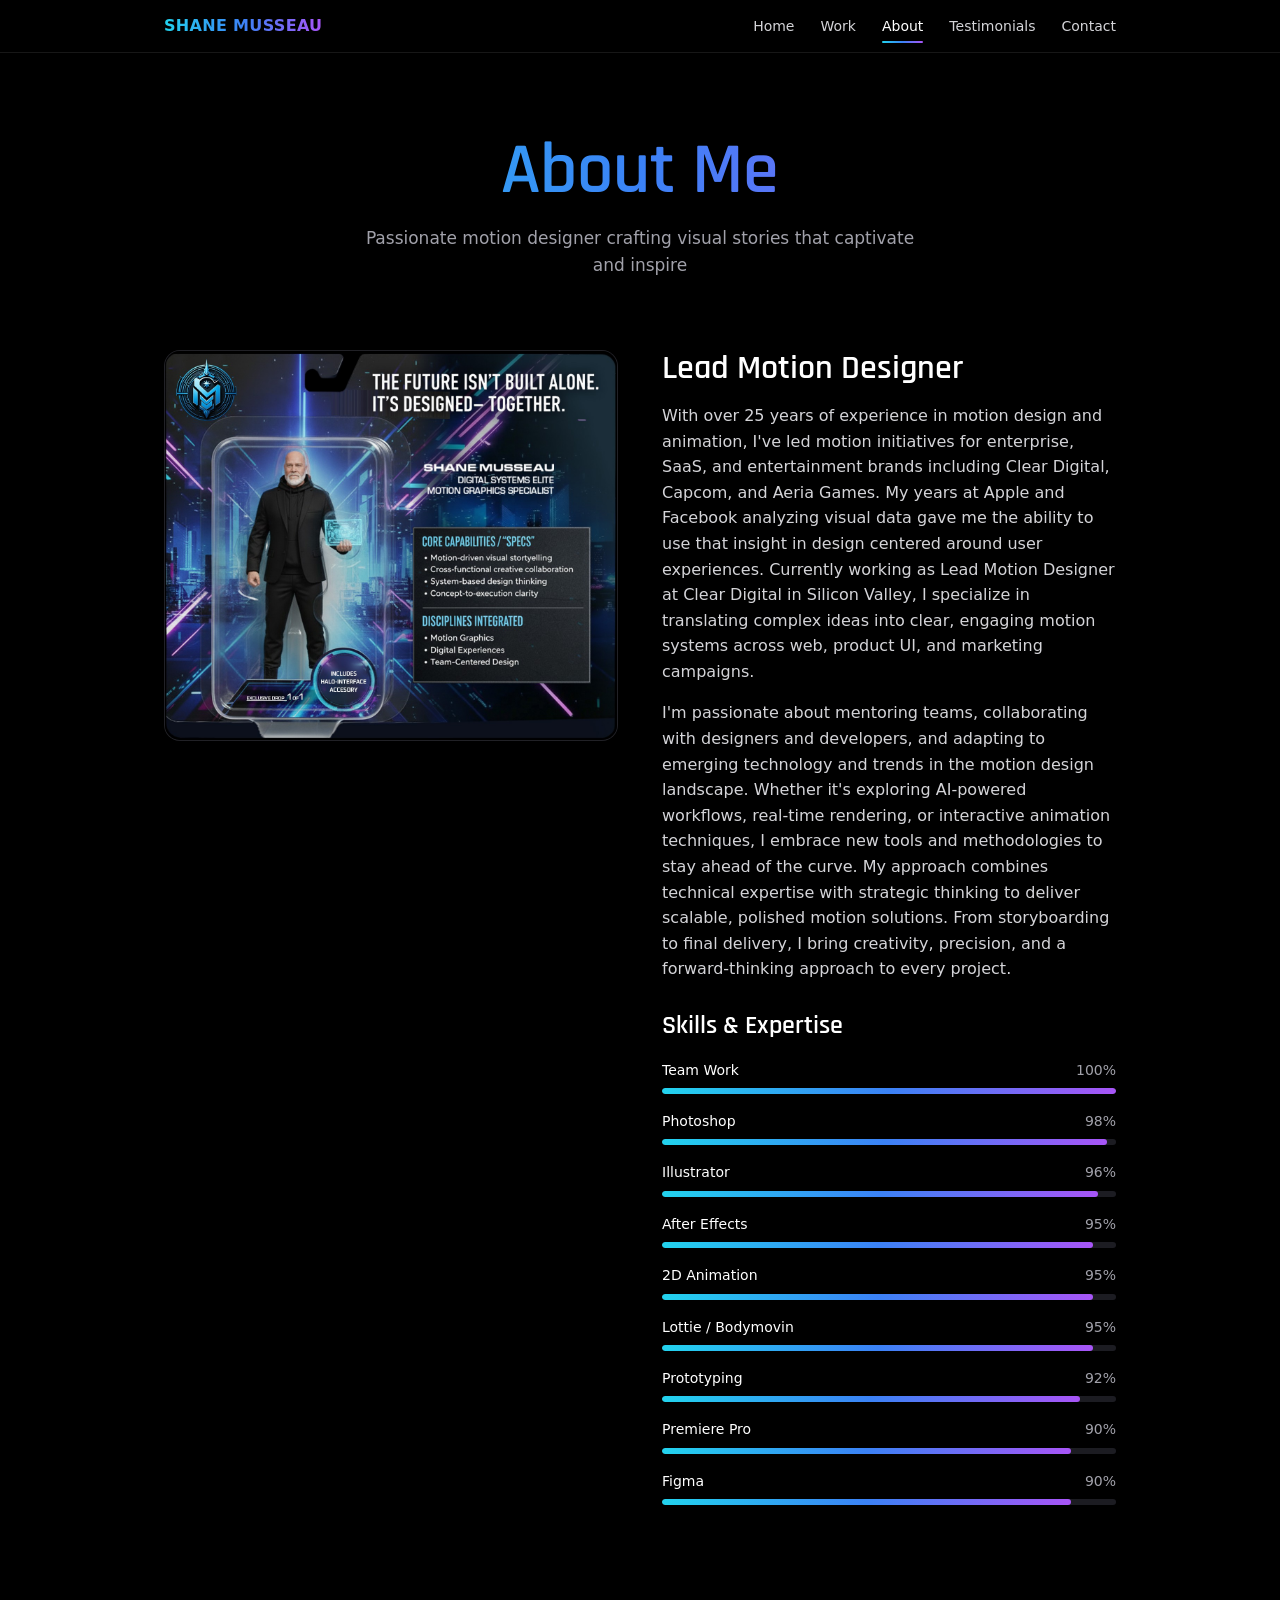
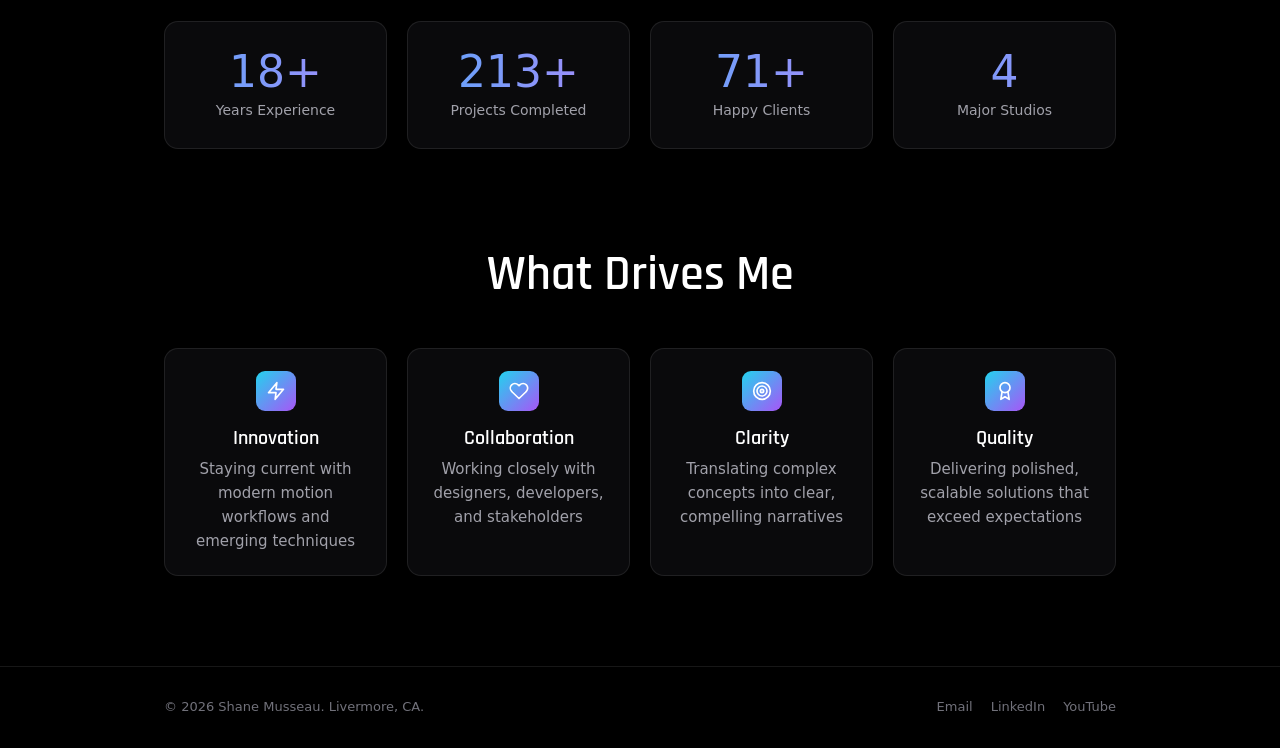
<file: about.html>
<!DOCTYPE html>
<html lang="en">
<head>
<meta charset="utf-8">
<meta name="viewport" content="width=device-width, initial-scale=1">
<title>About | Shane Musseau</title>
<meta name="description" content="Lead Motion Designer. After Effects, Lottie, 2D animation, and motion systems.">
<meta property="og:title" content="About | Shane Musseau">
<meta property="og:description" content="Lead Motion Designer. After Effects, Lottie, 2D animation, and motion systems.">
<meta property="og:image" content="https://img.youtube.com/vi/qlMpnjpZeMw/maxresdefault.jpg">
<meta name="theme-color" content="#000000">
<link rel="icon" href="assets/favicon.svg" type="image/svg+xml">
<link rel="preconnect" href="https://fonts.googleapis.com">
<link rel="preconnect" href="https://fonts.gstatic.com" crossorigin>
<link href="https://fonts.googleapis.com/css2?family=Rajdhani:wght@500;600;700&display=swap" rel="stylesheet">
<link rel="stylesheet" href="assets/styles.css">
</head>
<body>
<header class="site-header"><div class="wrap">
  <a class="logo" href="index.html">SHANE MUSSEAU</a>
  <button class="menu-btn" aria-label="Menu">&#9776;</button>
  <nav class="nav"><a href="index.html">Home</a><a href="work.html">Work</a><a href="about.html" class="active">About</a><a href="testimonials.html">Testimonials</a><a href="contact.html">Contact</a></nav>
</div></header>
<main>
<div class="page-head wrap reveal"><h1 class="grad-text">About Me</h1>
<p>Passionate motion designer crafting visual stories that captivate and inspire</p></div>
<section style="padding-top:40px"><div class="wrap about-grid">
  <div class="photo reveal"><img src="assets/about.jpg" alt="Shane Musseau, Digital Systems Elite Motion Graphics Specialist" onerror="this.parentElement.classList.add('nophoto');this.remove()"></div>
  <div class="reveal">
    <div class="bio">
      <h2>Lead Motion Designer</h2>
      <p>With over 25 years of experience in motion design and animation, I've led motion initiatives for enterprise, SaaS, and entertainment brands including Clear Digital, Capcom, and Aeria Games. My years at Apple and Facebook analyzing visual data gave me the ability to use that insight in design centered around user experiences. Currently working as Lead Motion Designer at Clear Digital in Silicon Valley, I specialize in translating complex ideas into clear, engaging motion systems across web, product UI, and marketing campaigns.</p>
      <p>I'm passionate about mentoring teams, collaborating with designers and developers, and adapting to emerging technology and trends in the motion design landscape. Whether it's exploring AI-powered workflows, real-time rendering, or interactive animation techniques, I embrace new tools and methodologies to stay ahead of the curve. My approach combines technical expertise with strategic thinking to deliver scalable, polished motion solutions. From storyboarding to final delivery, I bring creativity, precision, and a forward-thinking approach to every project.</p>
    </div>
    <div class="skills reveal"><h3>Skills &amp; Expertise</h3><div class="skill"><div class="row"><span>Team Work</span><span>100%</span></div><div class="bar"><i data-w="100"></i></div></div><div class="skill"><div class="row"><span>Photoshop</span><span>98%</span></div><div class="bar"><i data-w="98"></i></div></div><div class="skill"><div class="row"><span>Illustrator</span><span>96%</span></div><div class="bar"><i data-w="96"></i></div></div><div class="skill"><div class="row"><span>After Effects</span><span>95%</span></div><div class="bar"><i data-w="95"></i></div></div><div class="skill"><div class="row"><span>2D Animation</span><span>95%</span></div><div class="bar"><i data-w="95"></i></div></div><div class="skill"><div class="row"><span>Lottie / Bodymovin</span><span>95%</span></div><div class="bar"><i data-w="95"></i></div></div><div class="skill"><div class="row"><span>Prototyping</span><span>92%</span></div><div class="bar"><i data-w="92"></i></div></div><div class="skill"><div class="row"><span>Premiere Pro</span><span>90%</span></div><div class="bar"><i data-w="90"></i></div></div><div class="skill"><div class="row"><span>Figma</span><span>90%</span></div><div class="bar"><i data-w="90"></i></div></div></div>
  </div>
</div></section>
<section style="padding-top:10px"><div class="wrap"><div class="grid-4 reveal"><div class="card stat"><b data-count="25" data-suffix="+">0+</b><span>Years Experience</span></div><div class="card stat"><b data-count="300" data-suffix="+">0+</b><span>Projects Completed</span></div><div class="card stat"><b data-count="100" data-suffix="+">0+</b><span>Happy Clients</span></div><div class="card stat"><b data-count="5" data-suffix="">0</b><span>Major Studios</span></div></div></div></section>
<section style="padding-top:10px"><div class="wrap">
  <div class="sec-head reveal"><h2>What Drives Me</h2></div>
  <div class="grid-4 reveal"><div class="card value"><div class="icon"><svg viewBox="0 0 24 24"><path d="M13 2 3 14h9l-1 8 10-12h-9l1-8z"/></svg></div><h3>Innovation</h3><p>Staying current with modern motion workflows and emerging techniques</p></div><div class="card value"><div class="icon"><svg viewBox="0 0 24 24"><path d="M20.8 4.6a5.5 5.5 0 0 0-7.8 0L12 5.7l-1-1.1a5.5 5.5 0 0 0-7.8 7.8l1 1.1L12 21l7.8-7.5 1-1.1a5.5 5.5 0 0 0 0-7.8z"/></svg></div><h3>Collaboration</h3><p>Working closely with designers, developers, and stakeholders</p></div><div class="card value"><div class="icon"><svg viewBox="0 0 24 24"><circle cx="12" cy="12" r="10"/><circle cx="12" cy="12" r="6"/><circle cx="12" cy="12" r="2"/></svg></div><h3>Clarity</h3><p>Translating complex concepts into clear, compelling narratives</p></div><div class="card value"><div class="icon"><svg viewBox="0 0 24 24"><circle cx="12" cy="8" r="6"/><path d="M15.5 12.9 17 22l-5-3-5 3 1.5-9.1"/></svg></div><h3>Quality</h3><p>Delivering polished, scalable solutions that exceed expectations</p></div></div>
</div></section>
</main>
<footer class="site-footer"><div class="wrap">
  <span>&copy; 2026 Shane Musseau. Livermore, CA.</span>
  <div class="social"><a href="mailto:smusseau.jobs@gmail.com">Email</a><a href="https://www.linkedin.com/in/shane-musseau-1315a534" target="_blank" rel="noopener">LinkedIn</a><a href="https://www.youtube.com/@ShaneMusseau" target="_blank" rel="noopener">YouTube</a></div>
</div></footer>
<div class="modal" role="dialog" aria-modal="true" aria-label="Project video"><button class="close" aria-label="Close">&times;</button><div class="frame"><iframe allow="autoplay; encrypted-media; fullscreen" allowfullscreen title="Project video"></iframe></div></div>
<script src="assets/main.js"></script>
</body>
</html>
</file>
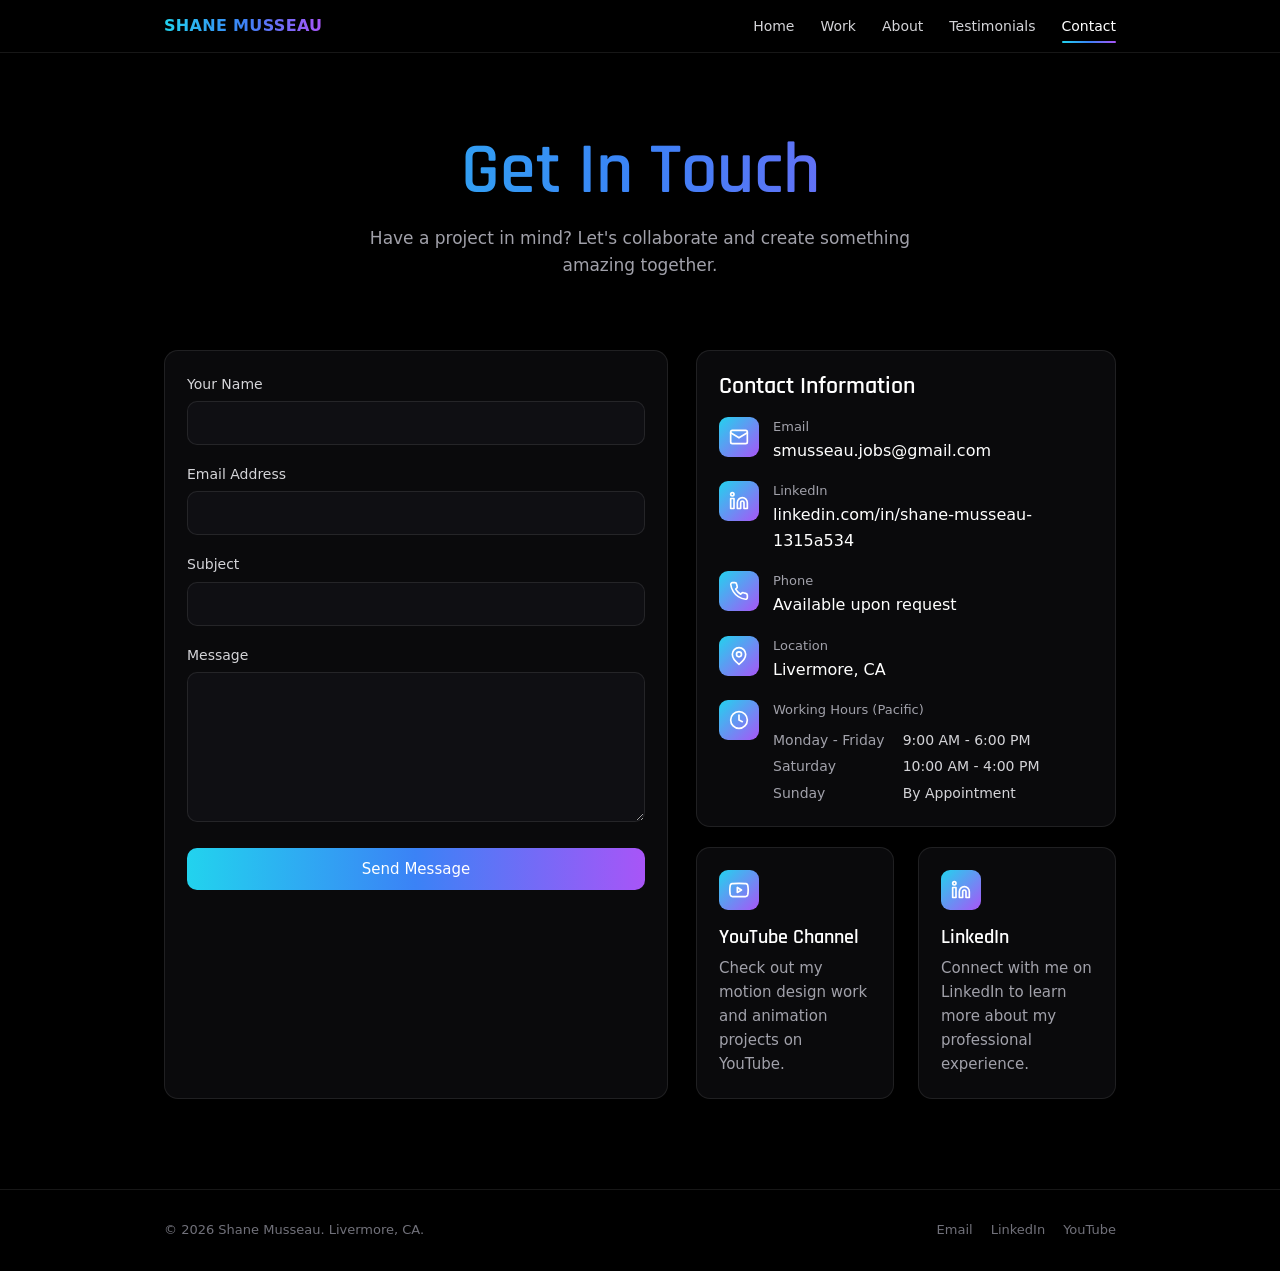
<file: contact.html>
<!DOCTYPE html>
<html lang="en">
<head>
<meta charset="utf-8">
<meta name="viewport" content="width=device-width, initial-scale=1">
<title>Contact | Shane Musseau</title>
<meta name="description" content="Get in touch with Shane Musseau about your next motion design project.">
<meta property="og:title" content="Contact | Shane Musseau">
<meta property="og:description" content="Get in touch with Shane Musseau about your next motion design project.">
<meta property="og:image" content="https://img.youtube.com/vi/qlMpnjpZeMw/maxresdefault.jpg">
<meta name="theme-color" content="#000000">
<link rel="icon" href="assets/favicon.svg" type="image/svg+xml">
<link rel="preconnect" href="https://fonts.googleapis.com">
<link rel="preconnect" href="https://fonts.gstatic.com" crossorigin>
<link href="https://fonts.googleapis.com/css2?family=Rajdhani:wght@500;600;700&display=swap" rel="stylesheet">
<link rel="stylesheet" href="assets/styles.css">
</head>
<body>
<header class="site-header"><div class="wrap">
  <a class="logo" href="index.html">SHANE MUSSEAU</a>
  <button class="menu-btn" aria-label="Menu">&#9776;</button>
  <nav class="nav"><a href="index.html">Home</a><a href="work.html">Work</a><a href="about.html">About</a><a href="testimonials.html">Testimonials</a><a href="contact.html" class="active">Contact</a></nav>
</div></header>
<main>
<div class="page-head wrap reveal"><h1 class="grad-text">Get In Touch</h1>
<p>Have a project in mind? Let's collaborate and create something amazing together.</p></div>
<section style="padding-top:40px"><div class="wrap contact-grid">
  <form id="contact-form" class="card reveal" action="https://formsubmit.co/smusseau.jobs@gmail.com" method="POST" data-endpoint="https://formsubmit.co/ajax/smusseau.jobs@gmail.com">
    <input type="hidden" name="_subject" value="New portfolio inquiry">
    <input type="hidden" name="_template" value="table">
    <input type="text" name="_honey" style="display:none" tabindex="-1" autocomplete="off">
    <div class="f"><label for="name">Your Name</label><input id="name" name="name" required></div>
    <div class="f"><label for="email">Email Address</label><input id="email" name="email" type="email" required></div>
    <div class="f"><label for="subject">Subject</label><input id="subject" name="subject"></div>
    <div class="f"><label for="message">Message</label><textarea id="message" name="message" required></textarea></div>
    <button class="btn btn-primary" type="submit" style="width:100%">Send Message</button>
    <p class="form-note" role="status" aria-live="polite"></p>
  </form>
  <div class="reveal">
    <div class="card">
      <h3 style="font-size:24px;margin:0 0 18px">Contact Information</h3>
      <div class="info-item"><div class="icon"><svg viewBox="0 0 24 24"><rect x="2" y="4" width="20" height="16" rx="2"/><path d="m22 7-10 6L2 7"/></svg></div><div><small>Email</small><a href="mailto:smusseau.jobs@gmail.com">smusseau.jobs@gmail.com</a></div></div>
      <div class="info-item"><div class="icon"><svg viewBox="0 0 24 24"><path d="M16 8a6 6 0 0 1 6 6v7h-4v-7a2 2 0 0 0-4 0v7h-4v-7a6 6 0 0 1 6-6z"/><rect x="2" y="9" width="4" height="12"/><circle cx="4" cy="4" r="2"/></svg></div><div><small>LinkedIn</small><a href="https://www.linkedin.com/in/shane-musseau-1315a534" target="_blank" rel="noopener">linkedin.com/in/shane-musseau-1315a534</a></div></div>
      <div class="info-item"><div class="icon"><svg viewBox="0 0 24 24"><path d="M22 16.9v3a2 2 0 0 1-2.2 2 19.8 19.8 0 0 1-8.6-3.1 19.5 19.5 0 0 1-6-6A19.8 19.8 0 0 1 2.1 4.2 2 2 0 0 1 4.1 2h3a2 2 0 0 1 2 1.7c.1.9.4 1.8.7 2.7a2 2 0 0 1-.5 2.1L8 9.8a16 16 0 0 0 6 6l1.3-1.3a2 2 0 0 1 2.1-.4c.9.3 1.8.6 2.7.7a2 2 0 0 1 1.7 2z"/></svg></div><div><small>Phone</small>Available upon request</div></div>
      <div class="info-item"><div class="icon"><svg viewBox="0 0 24 24"><path d="M20 10c0 6-8 12-8 12s-8-6-8-12a8 8 0 0 1 16 0z"/><circle cx="12" cy="10" r="3"/></svg></div><div><small>Location</small>Livermore, CA</div></div>
      <div class="info-item" style="margin-bottom:0"><div class="icon"><svg viewBox="0 0 24 24"><circle cx="12" cy="12" r="10"/><polyline points="12 6 12 12 16 14"/></svg></div><div><small>Working Hours (Pacific)</small>
        <div class="hours"><span>Monday - Friday</span><span>9:00 AM - 6:00 PM</span><span>Saturday</span><span>10:00 AM - 4:00 PM</span><span>Sunday</span><span>By Appointment</span></div></div></div>
    </div>
    <div class="grid-3" style="grid-template-columns:1fr 1fr;margin-top:20px">
      <a class="card" href="https://www.youtube.com/@ShaneMusseau" target="_blank" rel="noopener"><div class="icon"><svg viewBox="0 0 24 24"><path d="M22.5 6.4a2.8 2.8 0 0 0-2-2C18.8 4 12 4 12 4s-6.8 0-8.5.4a2.8 2.8 0 0 0-2 2A29 29 0 0 0 1 12a29 29 0 0 0 .5 5.6 2.8 2.8 0 0 0 2 2C5.2 20 12 20 12 20s6.8 0 8.5-.4a2.8 2.8 0 0 0 2-2A29 29 0 0 0 23 12a29 29 0 0 0-.5-5.6z"/><polygon points="10 15 15 12 10 9 10 15"/></svg></div><h3>YouTube Channel</h3><p>Check out my motion design work and animation projects on YouTube.</p></a>
      <a class="card" href="https://www.linkedin.com/in/shane-musseau-1315a534" target="_blank" rel="noopener"><div class="icon"><svg viewBox="0 0 24 24"><path d="M16 8a6 6 0 0 1 6 6v7h-4v-7a2 2 0 0 0-4 0v7h-4v-7a6 6 0 0 1 6-6z"/><rect x="2" y="9" width="4" height="12"/><circle cx="4" cy="4" r="2"/></svg></div><h3>LinkedIn</h3><p>Connect with me on LinkedIn to learn more about my professional experience.</p></a>
    </div>
  </div>
</div></section>
</main>
<footer class="site-footer"><div class="wrap">
  <span>&copy; 2026 Shane Musseau. Livermore, CA.</span>
  <div class="social"><a href="mailto:smusseau.jobs@gmail.com">Email</a><a href="https://www.linkedin.com/in/shane-musseau-1315a534" target="_blank" rel="noopener">LinkedIn</a><a href="https://www.youtube.com/@ShaneMusseau" target="_blank" rel="noopener">YouTube</a></div>
</div></footer>
<div class="modal" role="dialog" aria-modal="true" aria-label="Project video"><button class="close" aria-label="Close">&times;</button><div class="frame"><iframe allow="autoplay; encrypted-media; fullscreen" allowfullscreen title="Project video"></iframe></div></div>
<script src="assets/main.js"></script>
</body>
</html>
</file>
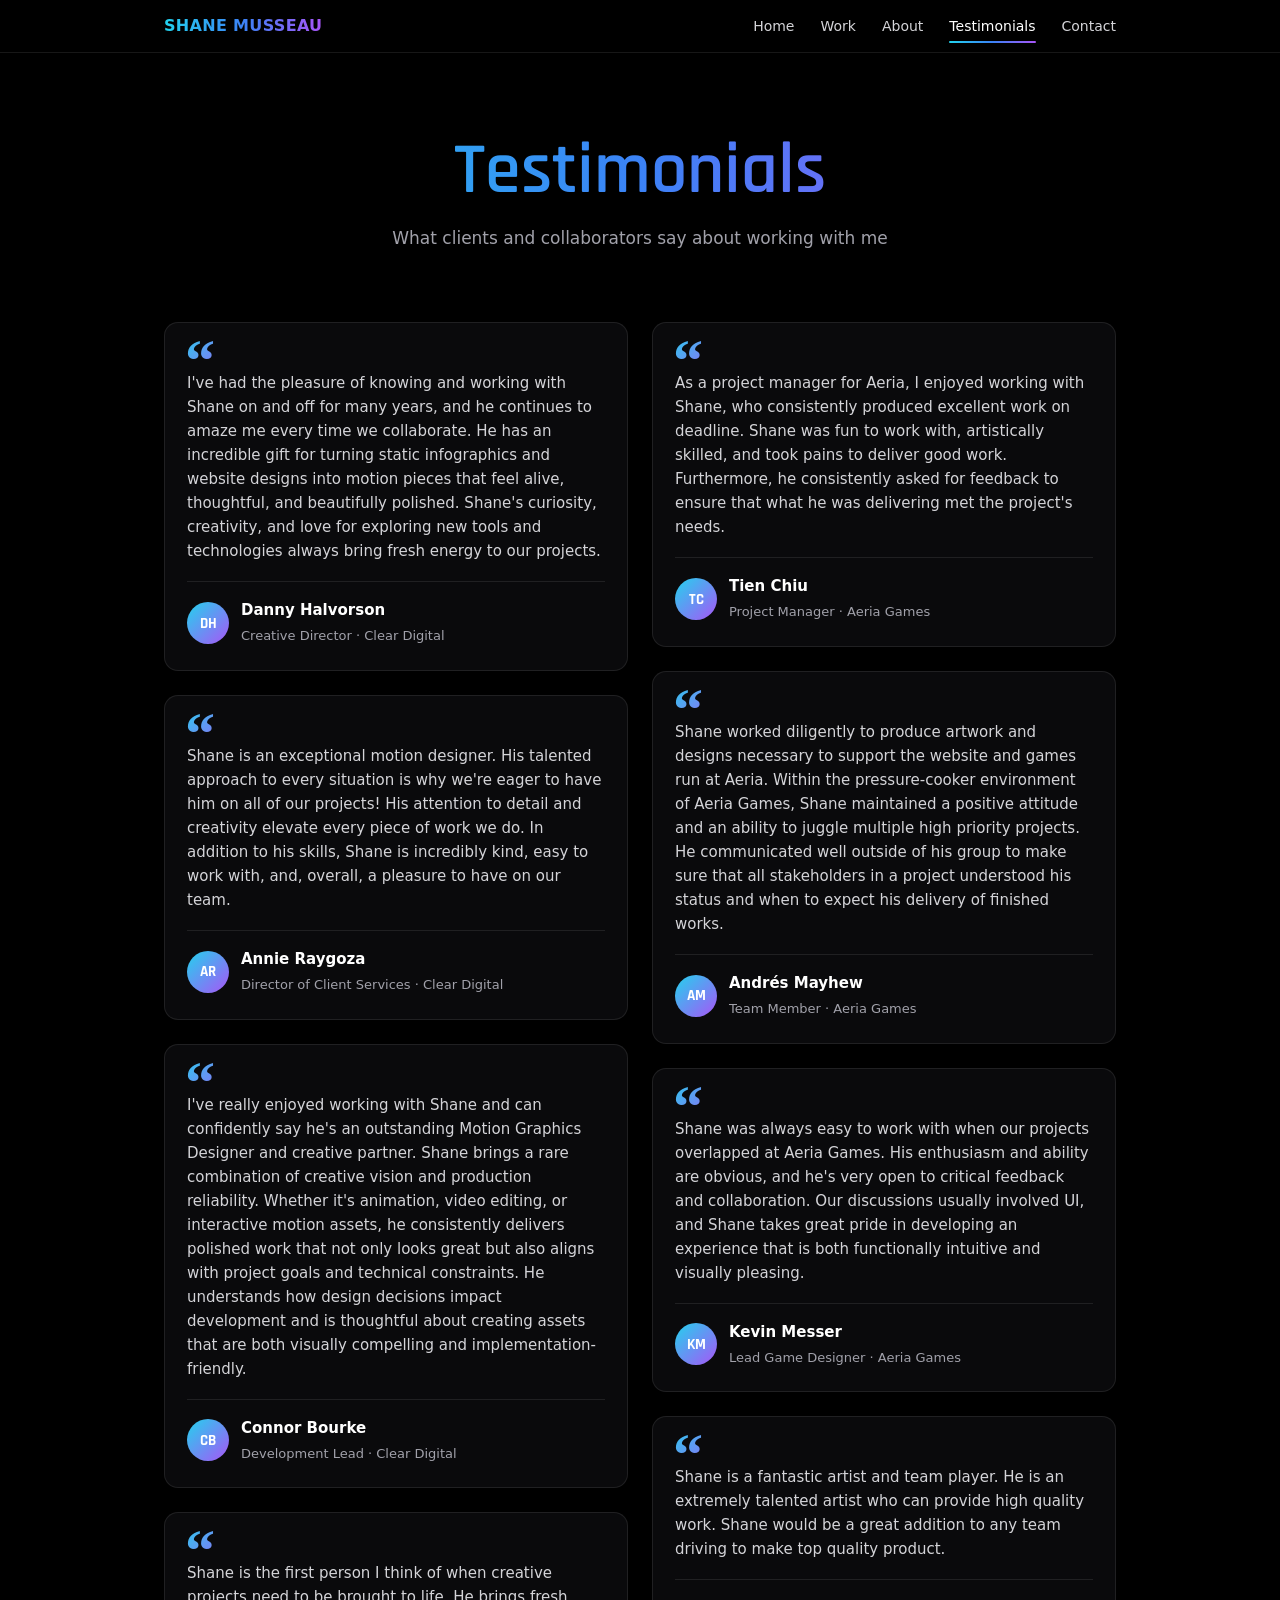
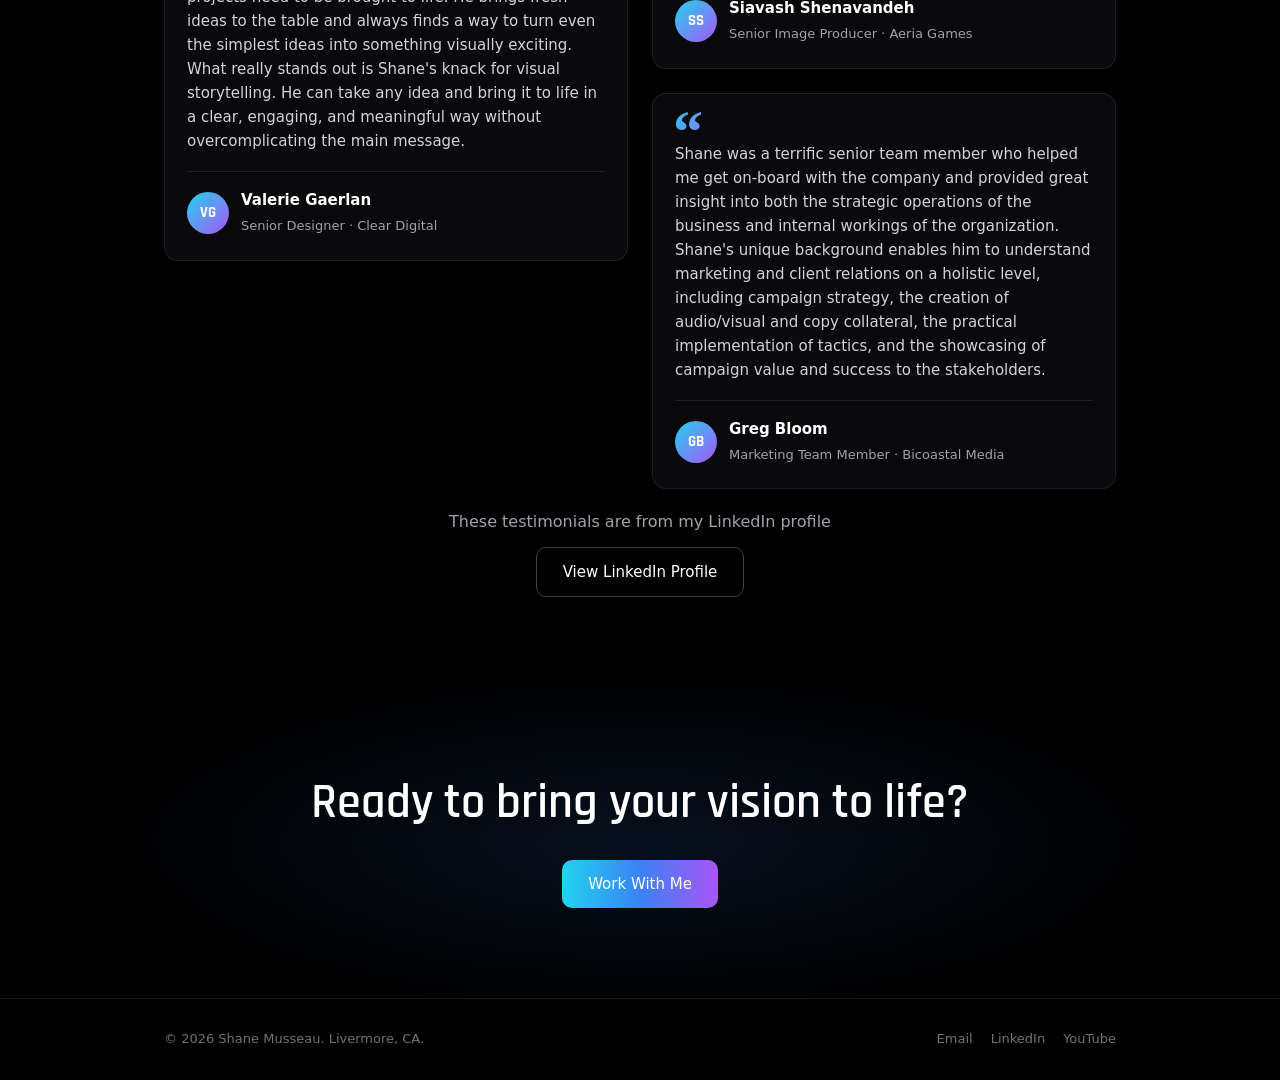
<file: testimonials.html>
<!DOCTYPE html>
<html lang="en">
<head>
<meta charset="utf-8">
<meta name="viewport" content="width=device-width, initial-scale=1">
<title>Testimonials | Shane Musseau</title>
<meta name="description" content="What clients and collaborators say about working with Shane Musseau.">
<meta property="og:title" content="Testimonials | Shane Musseau">
<meta property="og:description" content="What clients and collaborators say about working with Shane Musseau.">
<meta property="og:image" content="https://img.youtube.com/vi/qlMpnjpZeMw/maxresdefault.jpg">
<meta name="theme-color" content="#000000">
<link rel="icon" href="assets/favicon.svg" type="image/svg+xml">
<link rel="preconnect" href="https://fonts.googleapis.com">
<link rel="preconnect" href="https://fonts.gstatic.com" crossorigin>
<link href="https://fonts.googleapis.com/css2?family=Rajdhani:wght@500;600;700&display=swap" rel="stylesheet">
<link rel="stylesheet" href="assets/styles.css">
</head>
<body>
<header class="site-header"><div class="wrap">
  <a class="logo" href="index.html">SHANE MUSSEAU</a>
  <button class="menu-btn" aria-label="Menu">&#9776;</button>
  <nav class="nav"><a href="index.html">Home</a><a href="work.html">Work</a><a href="about.html">About</a><a href="testimonials.html" class="active">Testimonials</a><a href="contact.html">Contact</a></nav>
</div></header>
<main>
<div class="page-head wrap reveal"><h1 class="grad-text">Testimonials</h1>
<p>What clients and collaborators say about working with me</p></div>
<section style="padding-top:40px"><div class="wrap">
  <div class="quotes"><div class="card quote reveal"><blockquote>I&#x27;ve had the pleasure of knowing and working with Shane on and off for many years, and he continues to amaze me every time we collaborate. He has an incredible gift for turning static infographics and website designs into motion pieces that feel alive, thoughtful, and beautifully polished. Shane&#x27;s curiosity, creativity, and love for exploring new tools and technologies always bring fresh energy to our projects.</blockquote><div class="who"><div class="avatar">DH</div><div><b>Danny Halvorson</b><small>Creative Director &middot; Clear Digital</small></div></div></div><div class="card quote reveal"><blockquote>Shane is an exceptional motion designer. His talented approach to every situation is why we&#x27;re eager to have him on all of our projects! His attention to detail and creativity elevate every piece of work we do. In addition to his skills, Shane is incredibly kind, easy to work with, and, overall, a pleasure to have on our team.</blockquote><div class="who"><div class="avatar">AR</div><div><b>Annie Raygoza</b><small>Director of Client Services &middot; Clear Digital</small></div></div></div><div class="card quote reveal"><blockquote>I&#x27;ve really enjoyed working with Shane and can confidently say he&#x27;s an outstanding Motion Graphics Designer and creative partner. Shane brings a rare combination of creative vision and production reliability. Whether it&#x27;s animation, video editing, or interactive motion assets, he consistently delivers polished work that not only looks great but also aligns with project goals and technical constraints. He understands how design decisions impact development and is thoughtful about creating assets that are both visually compelling and implementation-friendly.</blockquote><div class="who"><div class="avatar">CB</div><div><b>Connor Bourke</b><small>Development Lead &middot; Clear Digital</small></div></div></div><div class="card quote reveal"><blockquote>Shane is the first person I think of when creative projects need to be brought to life. He brings fresh ideas to the table and always finds a way to turn even the simplest ideas into something visually exciting. What really stands out is Shane&#x27;s knack for visual storytelling. He can take any idea and bring it to life in a clear, engaging, and meaningful way without overcomplicating the main message.</blockquote><div class="who"><div class="avatar">VG</div><div><b>Valerie Gaerlan</b><small>Senior Designer &middot; Clear Digital</small></div></div></div><div class="card quote reveal"><blockquote>As a project manager for Aeria, I enjoyed working with Shane, who consistently produced excellent work on deadline. Shane was fun to work with, artistically skilled, and took pains to deliver good work. Furthermore, he consistently asked for feedback to ensure that what he was delivering met the project&#x27;s needs.</blockquote><div class="who"><div class="avatar">TC</div><div><b>Tien Chiu</b><small>Project Manager &middot; Aeria Games</small></div></div></div><div class="card quote reveal"><blockquote>Shane worked diligently to produce artwork and designs necessary to support the website and games run at Aeria. Within the pressure-cooker environment of Aeria Games, Shane maintained a positive attitude and an ability to juggle multiple high priority projects. He communicated well outside of his group to make sure that all stakeholders in a project understood his status and when to expect his delivery of finished works.</blockquote><div class="who"><div class="avatar">AM</div><div><b>Andrés Mayhew</b><small>Team Member &middot; Aeria Games</small></div></div></div><div class="card quote reveal"><blockquote>Shane was always easy to work with when our projects overlapped at Aeria Games. His enthusiasm and ability are obvious, and he&#x27;s very open to critical feedback and collaboration. Our discussions usually involved UI, and Shane takes great pride in developing an experience that is both functionally intuitive and visually pleasing.</blockquote><div class="who"><div class="avatar">KM</div><div><b>Kevin Messer</b><small>Lead Game Designer &middot; Aeria Games</small></div></div></div><div class="card quote reveal"><blockquote>Shane is a fantastic artist and team player. He is an extremely talented artist who can provide high quality work. Shane would be a great addition to any team driving to make top quality product.</blockquote><div class="who"><div class="avatar">SS</div><div><b>Siavash Shenavandeh</b><small>Senior Image Producer &middot; Aeria Games</small></div></div></div><div class="card quote reveal"><blockquote>Shane was a terrific senior team member who helped me get on-board with the company and provided great insight into both the strategic operations of the business and internal workings of the organization. Shane&#x27;s unique background enables him to understand marketing and client relations on a holistic level, including campaign strategy, the creation of audio/visual and copy collateral, the practical implementation of tactics, and the showcasing of campaign value and success to the stakeholders.</blockquote><div class="who"><div class="avatar">GB</div><div><b>Greg Bloom</b><small>Marketing Team Member &middot; Bicoastal Media</small></div></div></div></div>
  <div class="li-note reveal"><p>These testimonials are from my LinkedIn profile</p><a class="btn btn-ghost" href="https://www.linkedin.com/in/shane-musseau-1315a534" target="_blank" rel="noopener">View LinkedIn Profile</a></div>
</div></section>
<section class="cta"><div class="wrap reveal"><h2>Ready to bring your vision to life?</h2><p></p><a class="btn btn-primary" href="contact.html">Work With Me</a></div></section>
</main>
<footer class="site-footer"><div class="wrap">
  <span>&copy; 2026 Shane Musseau. Livermore, CA.</span>
  <div class="social"><a href="mailto:smusseau.jobs@gmail.com">Email</a><a href="https://www.linkedin.com/in/shane-musseau-1315a534" target="_blank" rel="noopener">LinkedIn</a><a href="https://www.youtube.com/@ShaneMusseau" target="_blank" rel="noopener">YouTube</a></div>
</div></footer>
<div class="modal" role="dialog" aria-modal="true" aria-label="Project video"><button class="close" aria-label="Close">&times;</button><div class="frame"><iframe allow="autoplay; encrypted-media; fullscreen" allowfullscreen title="Project video"></iframe></div></div>
<script src="assets/main.js"></script>
</body>
</html>
</file>
<file: assets/styles.css>
:root{
  --bg:#000;
  --panel:#0a0a0c;
  --line:rgba(255,255,255,.09);
  --text:#fff;
  --muted:#a1a1aa;
  --dim:#71717a;
  --cyan:#22d3ee;
  --blue:#3b82f6;
  --purple:#a855f7;
  --grad:linear-gradient(90deg,var(--cyan) 0%,var(--blue) 50%,var(--purple) 100%);
  --grad-135:linear-gradient(135deg,var(--cyan),var(--purple));
  --display:"Rajdhani",sans-serif;
  --sans:ui-sans-serif,system-ui,-apple-system,"Segoe UI",Roboto,sans-serif;
  --max:1000px;
}
*{box-sizing:border-box;margin:0;padding:0}
html{scroll-behavior:smooth}
body{background:var(--bg);color:var(--text);font-family:var(--sans);line-height:1.6;-webkit-font-smoothing:antialiased}
a{color:inherit;text-decoration:none}
img{max-width:100%;display:block}
.wrap{max-width:var(--max);margin:0 auto;padding:0 24px}
.grad-text{background:var(--grad);-webkit-background-clip:text;background-clip:text;color:transparent}
h1,h2,h3{font-family:var(--display);font-weight:600;line-height:1.1}

/* Header */
.site-header{position:fixed;inset:0 0 auto 0;z-index:50;background:rgba(0,0,0,.82);backdrop-filter:blur(10px);border-bottom:1px solid var(--line)}
.site-header .wrap{display:flex;align-items:center;justify-content:space-between;height:52px}
.logo{font-weight:700;letter-spacing:.02em;background:var(--grad);-webkit-background-clip:text;background-clip:text;color:transparent}
.nav{display:flex;gap:26px;font-size:14px}
.nav a{color:#d4d4d8;position:relative;padding:4px 0;transition:color .2s}
.nav a:hover,.nav a.active{color:#fff}
.nav a.active::after{content:"";position:absolute;left:0;right:0;bottom:-2px;height:2px;border-radius:2px;background:var(--grad)}
.menu-btn{display:none;background:none;border:0;color:#fff;font-size:24px;cursor:pointer}
@media(max-width:720px){
  .menu-btn{display:block}
  .nav{position:absolute;top:52px;left:0;right:0;flex-direction:column;gap:0;background:#000;border-bottom:1px solid var(--line);display:none}
  .nav.open{display:flex}
  .nav a{padding:14px 24px}
  .nav a.active::after{display:none}
}
main{padding-top:52px}

/* Buttons */
.btn{display:inline-flex;align-items:center;justify-content:center;gap:8px;padding:12px 26px;border-radius:10px;font-size:15px;font-weight:500;transition:transform .2s,box-shadow .2s,background .2s;cursor:pointer;border:0;font-family:inherit}
.btn-primary{background:var(--grad);color:#fff}
.btn-primary:hover{transform:translateY(-2px);box-shadow:0 10px 30px rgba(99,102,241,.35)}
.btn-ghost{border:1px solid rgba(255,255,255,.25);color:#fff;background:transparent}
.btn-ghost:hover{background:rgba(255,255,255,.06)}

/* Hero */
.hero{position:relative;min-height:calc(100vh - 52px);display:flex;align-items:center;justify-content:center;text-align:center;overflow:hidden}
.hero::before{content:"";position:absolute;inset:-20%;background:
  radial-gradient(40% 35% at 30% 40%,rgba(34,211,238,.14),transparent 70%),
  radial-gradient(35% 30% at 70% 55%,rgba(168,85,247,.14),transparent 70%),
  radial-gradient(30% 25% at 50% 50%,rgba(239,68,68,.06),transparent 70%);
  animation:drift 16s ease-in-out infinite alternate}
.hero::after{content:"";position:absolute;inset:0;background-image:linear-gradient(rgba(255,255,255,.025) 1px,transparent 1px),linear-gradient(90deg,rgba(255,255,255,.025) 1px,transparent 1px);background-size:60px 60px;mask-image:radial-gradient(ellipse at center,#000 30%,transparent 75%)}
@keyframes drift{to{transform:translate3d(4%,-3%,0) rotate(6deg)}}
.hero-inner{position:relative;z-index:1;padding:40px 24px}
.hero h1{font-size:clamp(44px,8vw,96px);font-weight:600;letter-spacing:-.01em}
.hero h1 .line2{display:block;color:#fff}
.hero p{max-width:620px;margin:22px auto 34px;color:var(--muted);font-size:clamp(16px,2vw,19px)}
.hero .actions{display:flex;gap:14px;justify-content:center;flex-wrap:wrap}
.scroll-cue{position:absolute;bottom:28px;left:50%;transform:translateX(-50%);width:22px;height:36px;border:2px solid rgba(255,255,255,.4);border-radius:12px;z-index:1}
.scroll-cue::after{content:"";position:absolute;left:50%;top:7px;width:4px;height:7px;margin-left:-2px;border-radius:2px;background:#fff;animation:cue 1.6s infinite}
@keyframes cue{0%{opacity:0;transform:translateY(0)}40%{opacity:1}100%{opacity:0;transform:translateY(12px)}}

/* Sections */
section{padding:90px 0}
.sec-head{text-align:center;margin-bottom:46px}
.sec-head h2{font-size:clamp(34px,5vw,48px)}
.sec-head p{color:var(--muted);margin-top:10px}
.sec-head.split{display:flex;align-items:end;justify-content:space-between;text-align:left;gap:20px}
.page-head{padding:80px 0 30px;text-align:center}
.page-head h1{font-size:clamp(44px,7vw,72px)}
.page-head p{color:var(--muted);max-width:560px;margin:14px auto 0;font-size:17px}

/* Cards */
.grid-3{display:grid;grid-template-columns:repeat(3,1fr);gap:24px}
.grid-4{display:grid;grid-template-columns:repeat(4,1fr);gap:20px}
@media(max-width:900px){.grid-3{grid-template-columns:repeat(2,1fr)}.grid-4{grid-template-columns:repeat(2,1fr)}}
@media(max-width:560px){.grid-3,.grid-4{grid-template-columns:1fr}}
.card{background:var(--panel);border:1px solid var(--line);border-radius:14px;padding:22px;transition:border-color .25s,transform .25s}
.card:hover{border-color:rgba(99,102,241,.45);transform:translateY(-3px)}
.card h3{font-size:20px;margin:16px 0 8px}
.card p{color:var(--muted);font-size:15px}
.icon{width:40px;height:40px;border-radius:9px;background:var(--grad-135);display:grid;place-items:center}
.icon svg{width:20px;height:20px;stroke:#fff;fill:none;stroke-width:2;stroke-linecap:round;stroke-linejoin:round}

/* Project tiles */
.tile{cursor:pointer;display:block}
.thumb{position:relative;aspect-ratio:16/9;border-radius:12px;overflow:hidden;background:#111;border:1px solid var(--line)}
.thumb img{width:100%;height:100%;object-fit:cover;transition:transform .5s}
.thumb .play{position:absolute;inset:0;display:grid;place-items:center;background:rgba(0,0,0,.35);opacity:0;transition:opacity .3s}
.thumb .play span{width:58px;height:58px;border-radius:50%;background:var(--grad-135);display:grid;place-items:center;box-shadow:0 8px 30px rgba(0,0,0,.5)}
.thumb .play svg{width:22px;height:22px;fill:#fff;margin-left:3px}
.tile:hover .thumb img{transform:scale(1.05)}
.tile:hover .play{opacity:1}
.tile h3{font-size:19px;margin-top:14px}
.tile .cat{color:var(--muted);font-size:14px;margin-top:2px}

/* Carousel (work) */
.carousel{position:relative}
.track{display:flex;gap:28px;overflow-x:auto;scroll-snap-type:x mandatory;scroll-behavior:smooth;padding:10px 4px 20px;scrollbar-width:none}
.track::-webkit-scrollbar{display:none}
.slide{flex:0 0 calc((100% - 56px)/3);scroll-snap-align:center;opacity:.55;transition:opacity .35s}
.slide.is-active{opacity:1}
.slide.is-active h3{color:var(--cyan)}
.slide.is-active .thumb{box-shadow:0 0 0 1px rgba(34,211,238,.6),0 0 30px rgba(34,211,238,.25)}
@media(max-width:900px){.slide{flex-basis:80%}}
.slide p{color:var(--muted);font-size:14px;margin-top:8px}
.tools{display:flex;gap:8px;margin-top:12px}
.tool{width:30px;height:30px;border-radius:7px;display:grid;place-items:center;font:700 12px/1 var(--sans);border:1px solid}
.tool.ae{background:#00005b;color:#9999ff;border-color:#2b2bb3}
.tool.pr{background:#00005b;color:#9999ff;border-color:#2b2bb3}
.tool.ai{background:#330000;color:#ff9a00;border-color:#663300}
.tool.fg{background:#111;border-color:#333}
.tool.lt{background:#00ddb3;border-color:#00b894;color:#003d32}
.tool.fg svg{width:12px;height:18px}
.arrow{position:absolute;top:28%;width:34px;height:34px;border-radius:50%;background:#000;border:1px solid rgba(255,255,255,.35);color:#fff;display:grid;place-items:center;cursor:pointer;z-index:2}
.arrow.prev{left:-18px}.arrow.next{right:-18px}
@media(max-width:1060px){.arrow.prev{left:4px}.arrow.next{right:4px}}
.dots{display:flex;justify-content:center;gap:8px;margin-top:10px}
.dots button{width:8px;height:8px;border-radius:8px;border:0;background:#3f3f46;cursor:pointer;transition:all .3s}
.dots button.on{width:28px;background:var(--grad)}
.recent{display:grid;grid-template-columns:repeat(5,1fr);gap:16px}
@media(max-width:900px){.recent{grid-template-columns:repeat(3,1fr)}}
@media(max-width:560px){.recent{grid-template-columns:repeat(2,1fr)}}
.recent .tile h3{font:500 12px/1.4 var(--sans);text-align:center;color:var(--dim);margin-top:8px}
.recent .tile.is-active .thumb{box-shadow:0 0 0 1px rgba(34,211,238,.7),0 0 26px rgba(34,211,238,.35)}
.recent .tile.is-active h3{color:var(--cyan);font-weight:600}

/* About */
.about-grid{display:grid;grid-template-columns:1fr 1fr;gap:44px;align-items:start}
@media(max-width:860px){.about-grid{grid-template-columns:1fr}}
.photo{border-radius:16px;overflow:hidden;border:1px solid var(--line);background:#0b0b10;min-height:300px}
.photo.nophoto{display:grid;place-items:center;aspect-ratio:4/5;background:radial-gradient(60% 60% at 30% 30%,rgba(34,211,238,.25),transparent),radial-gradient(60% 60% at 70% 70%,rgba(168,85,247,.25),transparent),#0b0b10}
.photo.nophoto::after{content:"SM";font:700 96px var(--display);background:var(--grad);-webkit-background-clip:text;background-clip:text;color:transparent}
.bio h2{font-size:34px;margin-bottom:16px}
.bio p{color:#d4d4d8;margin-bottom:16px}
.skills h3{font-size:26px;margin:30px 0 18px}
.skill{margin-bottom:16px}
.skill .row{display:flex;justify-content:space-between;font-size:14px;margin-bottom:7px}
.skill .row span:last-child{color:var(--muted)}
.bar{height:6px;border-radius:6px;background:#1c1c22;overflow:hidden}
.bar i{display:block;height:100%;width:0;background:var(--grad);border-radius:6px;transition:width 1.4s cubic-bezier(.2,.8,.2,1)}
.stat{text-align:center;padding:26px 16px}
.stat b{display:block;font:400 44px/1.1 var(--sans);background:linear-gradient(90deg,#60a5fa,#a78bfa);-webkit-background-clip:text;background-clip:text;color:transparent}
.stat span{color:var(--muted);font-size:14px}
.value{text-align:center}
.value .icon{margin:0 auto}

/* Testimonials */
.quotes{columns:2 380px;column-gap:24px}
.quote{break-inside:avoid;margin-bottom:24px}
.quote blockquote{color:#d4d4d8;font-size:15px;position:relative;padding-top:26px}
.quote blockquote::before{content:"\201C";position:absolute;top:-14px;left:-2px;font:700 60px/1 Georgia,serif;background:var(--grad-135);-webkit-background-clip:text;background-clip:text;color:transparent}
.who{display:flex;align-items:center;gap:12px;margin-top:18px;padding-top:16px;border-top:1px solid var(--line)}
.avatar{width:42px;height:42px;border-radius:50%;background:var(--grad-135);display:grid;place-items:center;font:700 15px var(--display);flex:none}
.who b{display:block;font-size:15px}
.who small{color:var(--muted);font-size:13px}
.li-note{text-align:center;color:var(--muted);margin-top:20px}
.li-note a{display:inline-flex;margin-top:12px}

/* Contact */
.contact-grid{display:grid;grid-template-columns:1.2fr 1fr;gap:28px}
@media(max-width:860px){.contact-grid{grid-template-columns:1fr}}
form label{display:block;font-size:14px;color:#d4d4d8;margin:0 0 6px}
form .f{margin-bottom:18px}
input,textarea{width:100%;background:#0f0f13;border:1px solid var(--line);border-radius:10px;padding:12px 14px;color:#fff;font:15px var(--sans);transition:border-color .2s}
input:focus,textarea:focus{outline:0;border-color:var(--blue)}
textarea{min-height:150px;resize:vertical}
.info-item{display:flex;gap:14px;margin-bottom:18px}
.info-item .icon{flex:none}
.info-item small{color:var(--muted);display:block;font-size:13px}
.hours{display:grid;grid-template-columns:auto 1fr;gap:4px 18px;font-size:14px;color:#d4d4d8;margin-top:8px}
.hours span:nth-child(odd){color:var(--muted)}
.form-note{font-size:13px;color:var(--dim);margin-top:10px}

/* CTA + footer */
.cta{text-align:center;background:radial-gradient(60% 80% at 50% 50%,rgba(59,130,246,.12),transparent 70%)}
.cta h2{font-size:clamp(32px,5vw,48px)}
.cta p{color:var(--muted);max-width:560px;margin:14px auto 30px}
.site-footer{border-top:1px solid var(--line);padding:30px 0;color:var(--dim);font-size:13px}
.site-footer .wrap{display:flex;justify-content:space-between;flex-wrap:wrap;gap:12px}
.site-footer a:hover{color:#fff}
.site-footer .social{display:flex;gap:18px}

/* Video modal */
.modal{position:fixed;inset:0;z-index:100;background:rgba(0,0,0,.88);display:none;align-items:center;justify-content:center;padding:24px}
.modal.open{display:flex}
.modal .frame{width:min(1100px,100%);aspect-ratio:16/9;background:#000;border-radius:12px;overflow:hidden;box-shadow:0 30px 80px rgba(0,0,0,.6)}
.modal iframe{width:100%;height:100%;border:0}
.modal .close{position:absolute;top:18px;right:22px;background:none;border:0;color:#fff;font-size:34px;cursor:pointer;line-height:1}

/* Reveal */
.reveal{opacity:0;transform:translateY(24px);transition:opacity .8s ease,transform .8s ease}
.reveal.in{opacity:1;transform:none}
@media(prefers-reduced-motion:reduce){*{animation:none!important;transition:none!important}.reveal{opacity:1;transform:none}}
.badge{display:inline-flex;align-items:center;gap:8px;padding:7px 16px;margin-bottom:22px;border-radius:999px;border:1px solid rgba(255,255,255,.14);background:rgba(255,255,255,.04);font-size:14px;color:#d4d4d8}
.badge b{background:var(--grad);-webkit-background-clip:text;background-clip:text;color:transparent;font-size:16px}
.form-note.ok{color:#4ade80}.form-note.err{color:#f87171}
</file>
